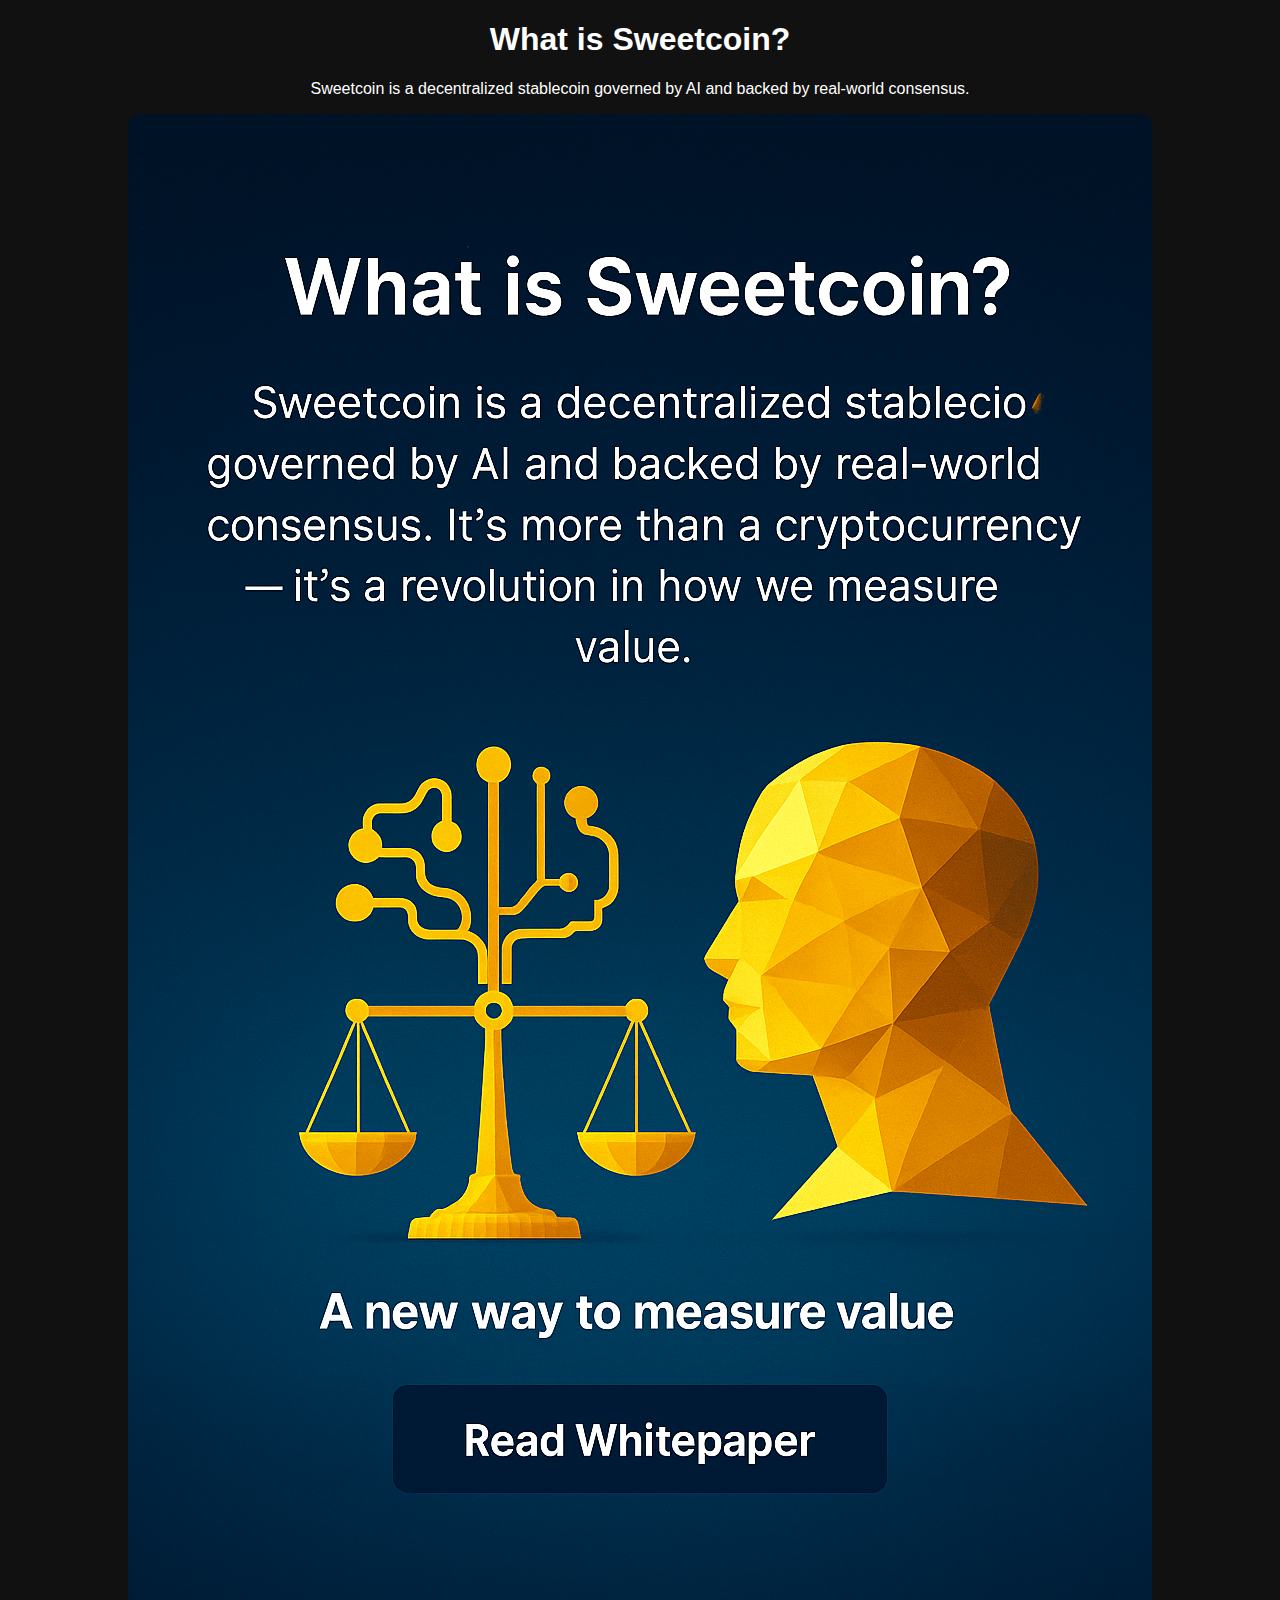
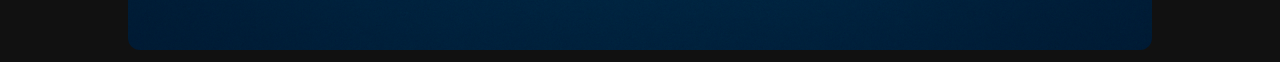
<file: assets/index.html>
<!DOCTYPE html>
<html lang="en">
<head>
  <meta charset="UTF-8">
  <title>Sweetcoin</title>
</head>
<body style="background-color: #111; color: white; font-family: sans-serif; text-align: center;">
  <h1>What is Sweetcoin?</h1>
  <p>Sweetcoin is a decentralized stablecoin governed by AI and backed by real-world consensus.</p>
  <img src="assets/intro-visual.png" alt="Intro Visual" style="max-width: 100%; height: auto; border-radius: 12px;">
</body>
</html>
</file>
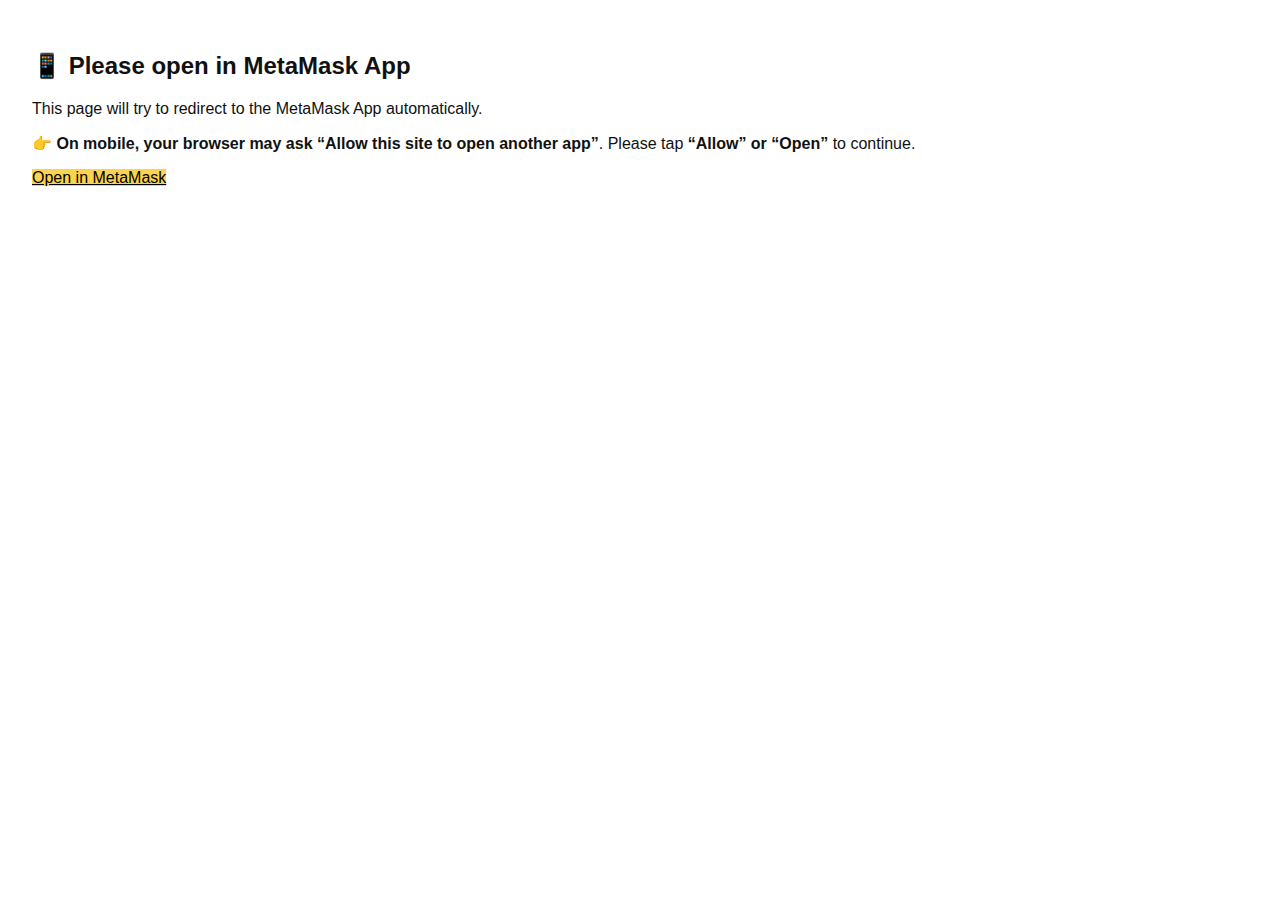
<file: claim-redirect.html>
<!DOCTYPE html>
<html lang="en">
<head>
    <meta charset="UTF-8">
    <title>Redirecting to MetaMask</title>
    <link rel="stylesheet" href="style.css">
    <script>
        window.onload = function () {
            const isMobile = /iphone|android|ipad/i.test(navigator.userAgent);
            const deepLink = "metamask://dapp/sweetcoin-site-fqqn.vercel.app/claim.html";
            if (isMobile) {
                setTimeout(() => {
                    window.location.href = deepLink;
                }, 2000);
            }
        };
    </script>
</head>
<body>
    <main style="padding: 2em;">
        <h2>📱 Please open in MetaMask App</h2>
        <p>This page will try to redirect to the MetaMask App automatically.</p>
        <p>👉 <strong>On mobile, your browser may ask “Allow this site to open another app”</strong>. Please tap <strong>“Allow” or “Open”</strong> to continue.</p>
        <a href="metamask://dapp/sweetcoin-site-fqqn.vercel.app/claim.html" class="yellow-btn">Open in MetaMask</a>
    </main>
</body>
</html>
</file>
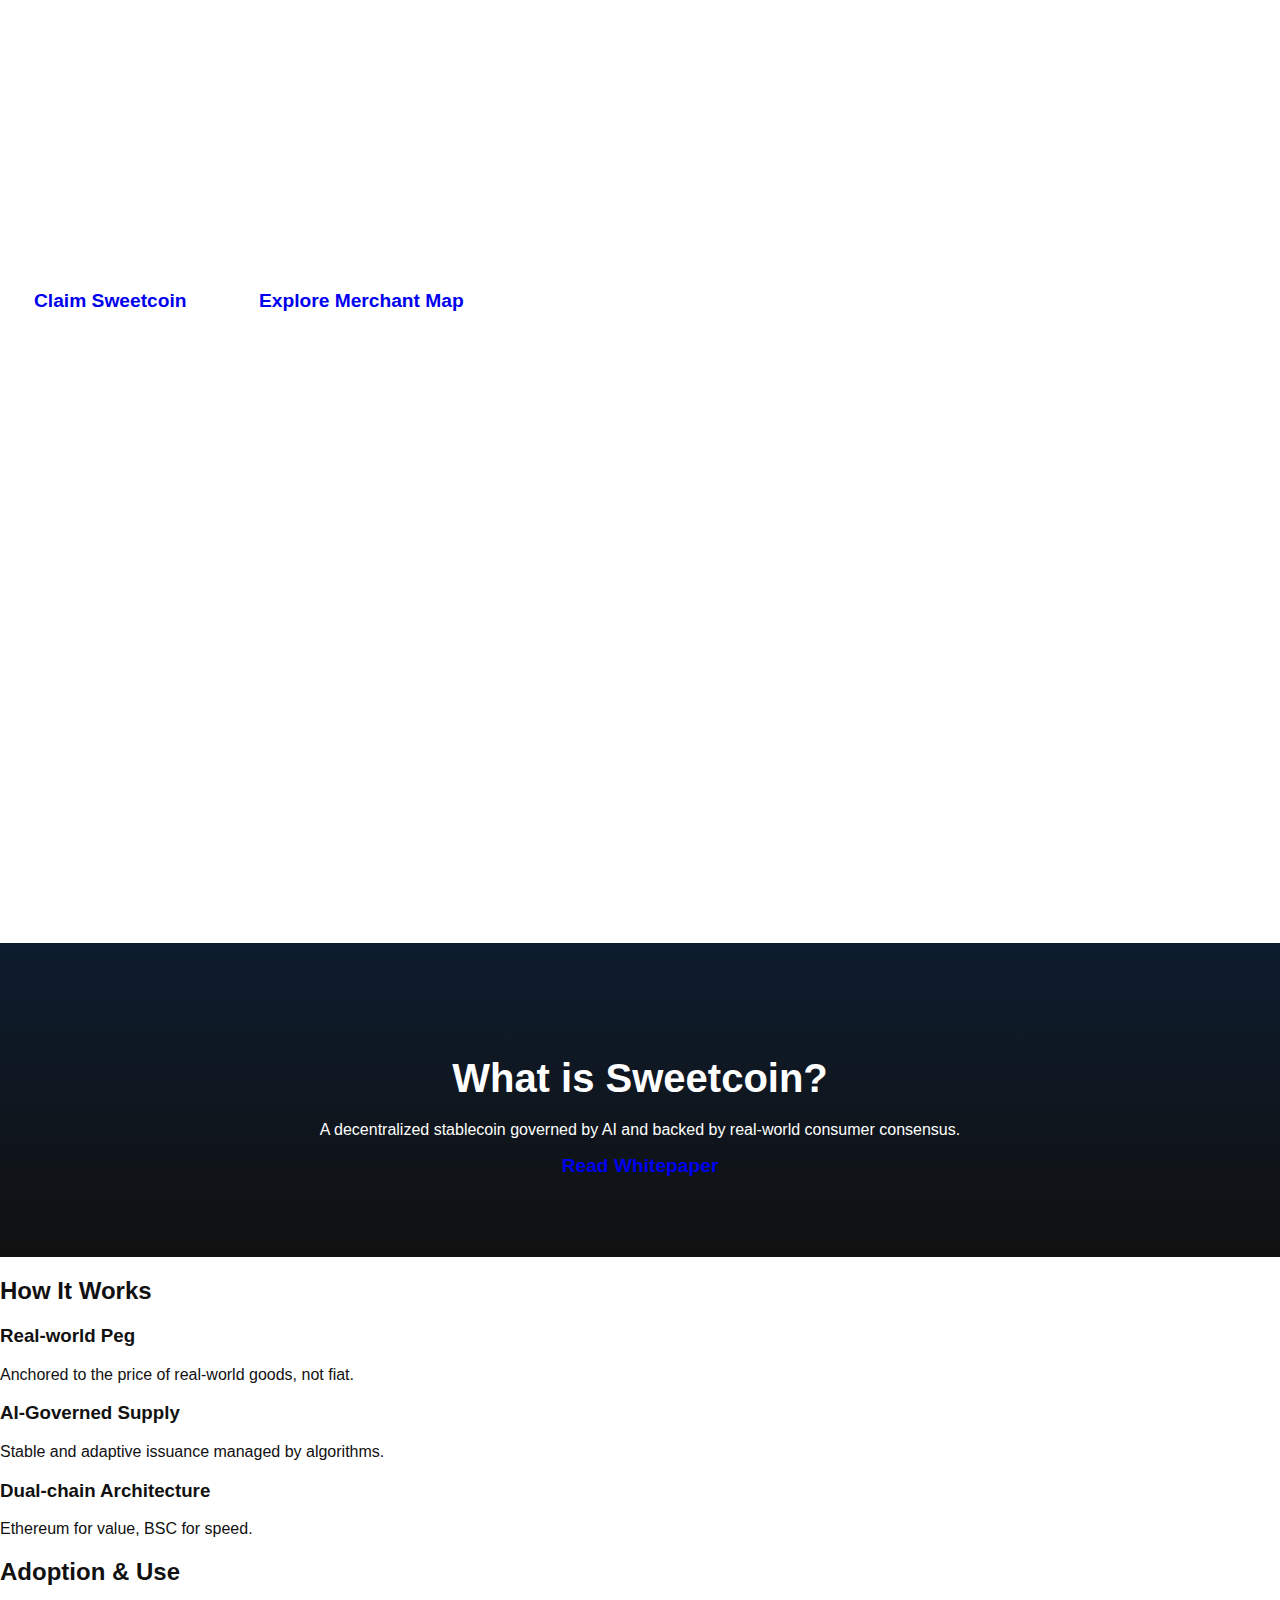
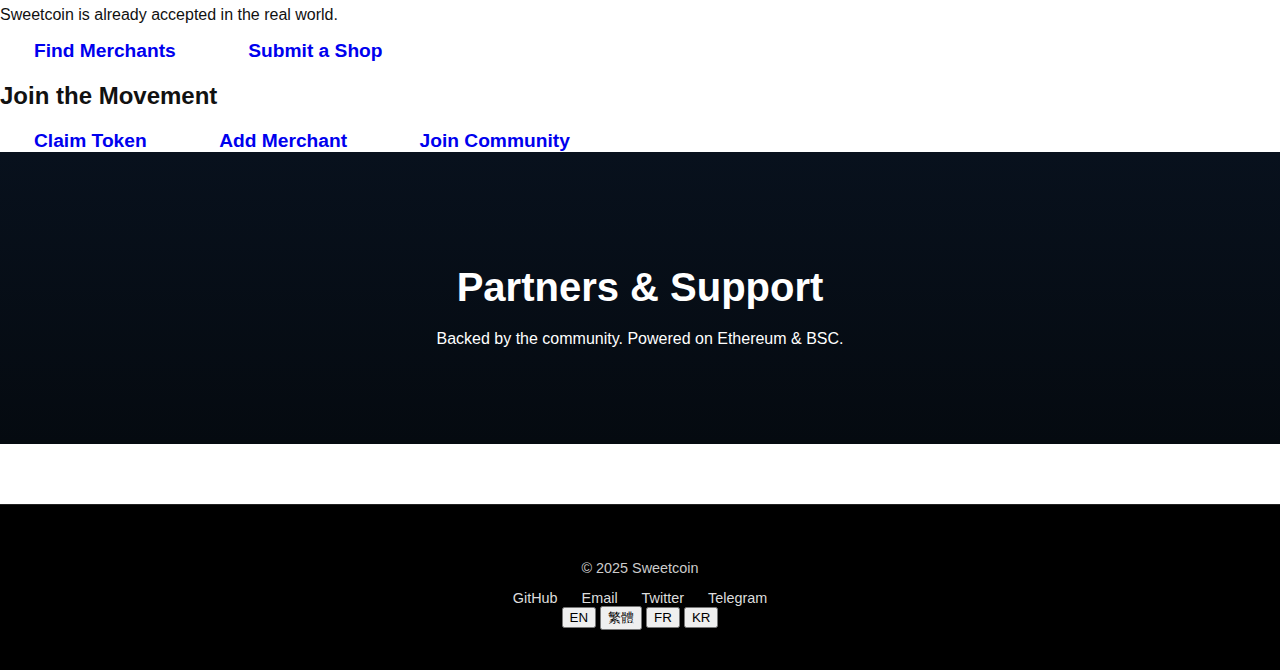
<file: index(1).html>
<!DOCTYPE html>
<html lang="en">
<head>
  <meta charset="UTF-8" />
  <meta name="viewport" content="width=device-width, initial-scale=1.0" />
  <title>Sweetcoin - Decentralized Stablecoin</title>
  <link rel="stylesheet" href="style.css" />
</head>
<body>

  <!-- 1. Hero 区域 -->
  <section id="hero">
    <div class="container">
      <h1>Sweetcoin</h1>
      <p class="tagline">The first decentralized stablecoin<br/>The first real-world crypto<br/>AI Governance</p>
      <div class="buttons">
        <a href="/claim" class="btn">Claim Sweetcoin</a>
        <a href="/map" class="btn secondary">Explore Merchant Map</a>
      </div>
    </div>
  </section>

  <!-- 2. 简介区 -->
  <section id="intro">
    <div class="container">
      <h2>What is Sweetcoin?</h2>
      <p>A decentralized stablecoin governed by AI and backed by real-world consumer consensus.</p>
      <a href="/whitepaper" class="btn">Read Whitepaper</a>
    </div>
  </section>

  <!-- 3. 功能模块概览 -->
  <section id="features">
    <div class="container">
      <h2>How It Works</h2>
      <div class="features-grid">
        <div class="feature-box">
          <h3>Real-world Peg</h3>
          <p>Anchored to the price of real-world goods, not fiat.</p>
        </div>
        <div class="feature-box">
          <h3>AI-Governed Supply</h3>
          <p>Stable and adaptive issuance managed by algorithms.</p>
        </div>
        <div class="feature-box">
          <h3>Dual-chain Architecture</h3>
          <p>Ethereum for value, BSC for speed.</p>
        </div>
      </div>
    </div>
  </section>

  <!-- 4. 商家生态 -->
  <section id="adoption">
    <div class="container">
      <h2>Adoption & Use</h2>
      <p>Sweetcoin is already accepted in the real world.</p>
      <div class="buttons">
        <a href="/map" class="btn">Find Merchants</a>
        <a href="/submit" class="btn secondary">Submit a Shop</a>
      </div>
    </div>
  </section>

  <!-- 5. 参与方式 -->
  <section id="participate">
    <div class="container">
      <h2>Join the Movement</h2>
      <div class="buttons">
        <a href="/claim" class="btn">Claim Token</a>
        <a href="/submit" class="btn">Add Merchant</a>
        <a href="#" class="btn secondary">Join Community</a>
      </div>
    </div>
  </section>

  <!-- 6. 合作伙伴 -->
  <section id="partners">
    <div class="container">
      <h2>Partners & Support</h2>
      <p>Backed by the community. Powered on Ethereum & BSC.</p>
    </div>
  </section>

  <!-- 7. 页脚 -->
  <footer>
    <div class="container">
      <p>© 2025 Sweetcoin</p>
      <div class="footer-links">
        <a href="https://github.com/sweetcoin-ai">GitHub</a>
        <a href="mailto:sweetcoin.offical@gmail.com">Email</a>
        <a href="#">Twitter</a>
        <a href="#">Telegram</a>
      </div>
      <div class="language-switcher">
        <button>EN</button>
        <button>繁體</button>
        <button>FR</button>
        <button>KR</button>
      </div>
    </div>
  </footer>

</body>
</html>
</file>
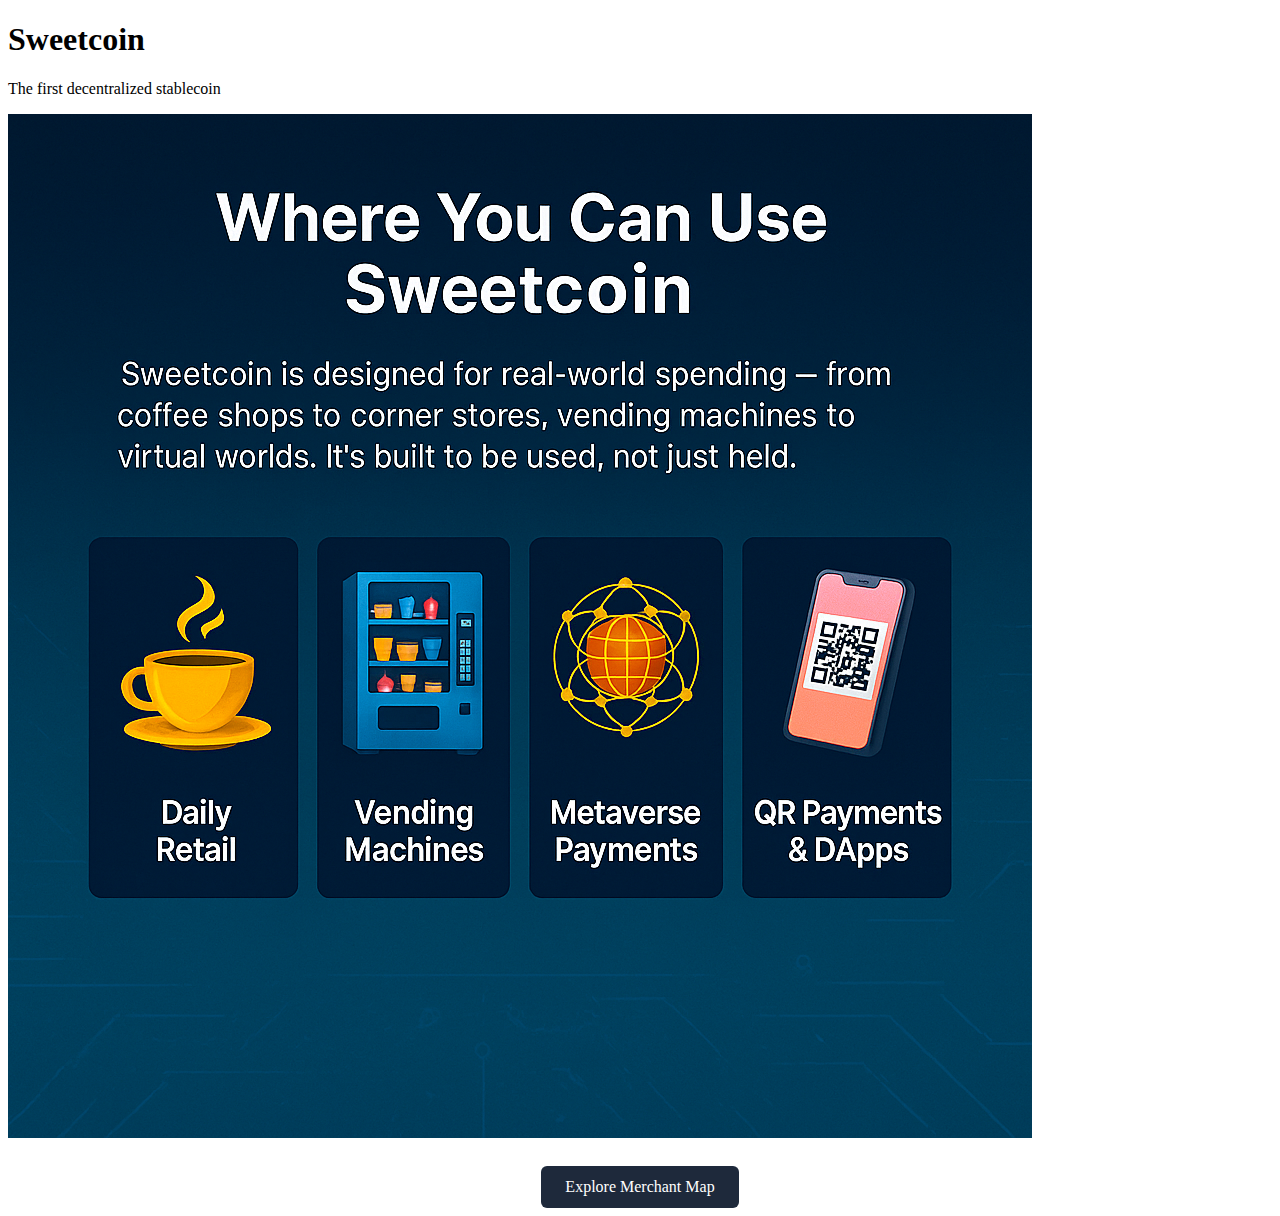
<file: index-with-map-button-at-section4.html>
<!DOCTYPE html>
<html lang="en">
<head>
  <meta charset="UTF-8" />
  <meta name="viewport" content="width=device-width, initial-scale=1.0"/>
  <title>Sweetcoin</title>
  <style>
    .hero-button.dark {
      background-color: #1e293b;
      color: white;
      padding: 0.75rem 1.5rem;
      text-decoration: none;
      border-radius: 6px;
      display: inline-block;
    }
  </style>
</head>
<body>
  <section>
    <h1>Sweetcoin</h1>
    <p>The first decentralized stablecoin</p>
  </section>

  <section>
    <img src="assets/real-use.png" alt="Real Use" />
    <div style="text-align: center; margin-top: 1.5rem;">
      <a href="merchant-map.html" class="hero-button dark">Explore Merchant Map</a>
    </div>
  </section>
</body>
</html>
</file>
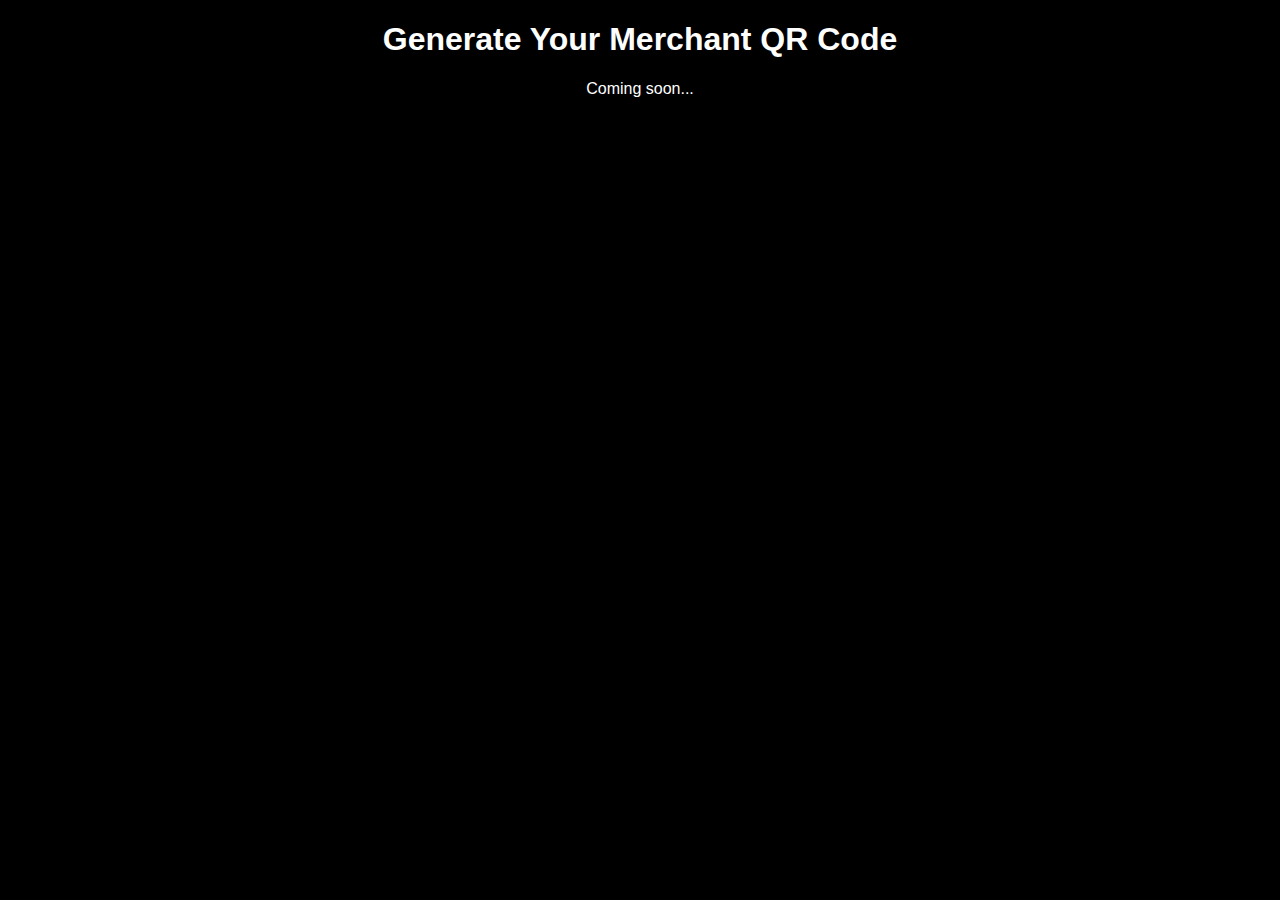
<file: qrcode.html>
<!DOCTYPE html>
<html lang="en">
<head>
    <meta charset="UTF-8">
    <title>Merchant QR Code</title>
    <link rel="stylesheet" href="assets/style.css">
</head>
<body>
    <h1>Generate Your Merchant QR Code</h1>
    <p>Coming soon...</p>
</body>
</html>
</file>
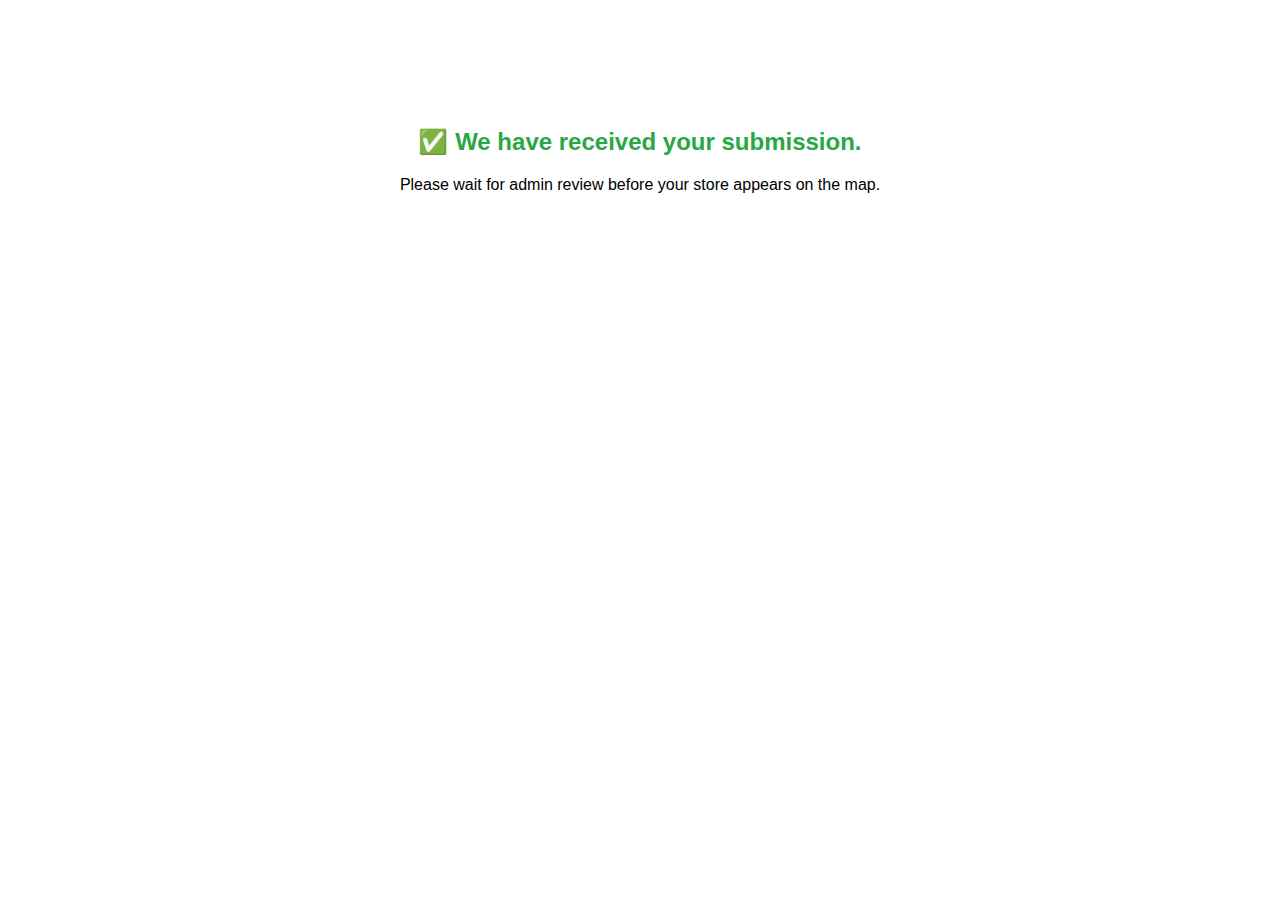
<file: submitted.html>
<!DOCTYPE html>
<html lang="en">
<head>
  <meta charset="UTF-8">
  <title>Submission Received</title>
  <meta name="viewport" content="width=device-width, initial-scale=1.0" />
  <style>
    body { text-align: center; padding: 100px 20px; background: #ffffff; font-family: Arial, sans-serif; }
    h2 { color: #28a745; }
  </style>
</head>
<body>
  <h2>✅ We have received your submission.</h2>
  <p>Please wait for admin review before your store appears on the map.</p>
</body>
</html>
</file>
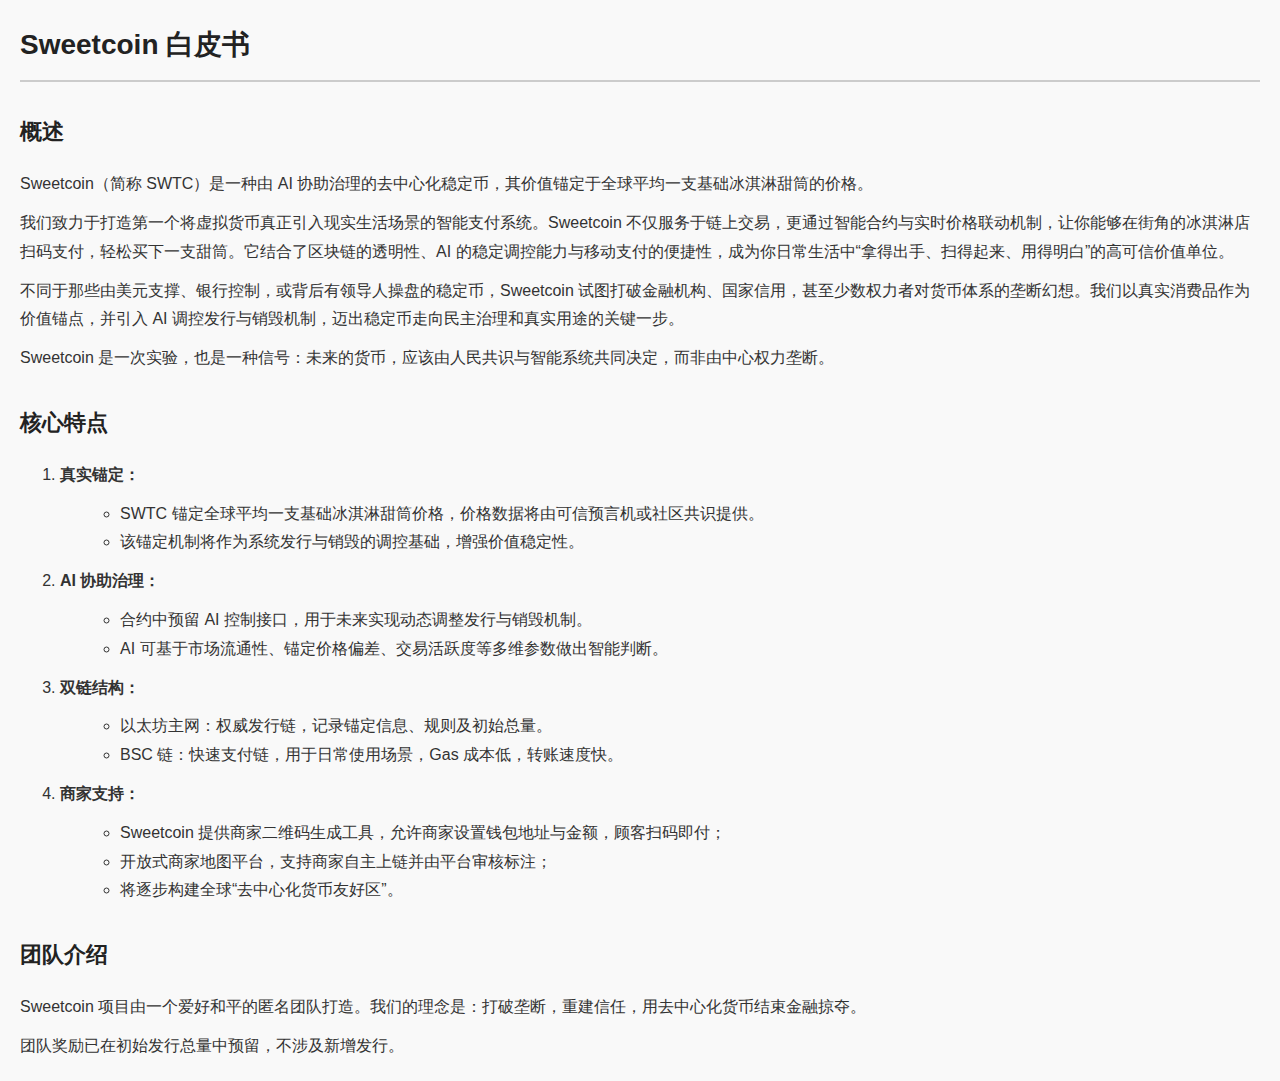
<file: whitepaper.html>
<!DOCTYPE html>
<html lang="zh">
<head>
    <meta charset="UTF-8">
    <title>Sweetcoin 白皮书</title>
    <meta name="viewport" content="width=device-width, initial-scale=1.0">
    <style>
        body { font-family: Arial, sans-serif; line-height: 1.8; margin: 20px; padding: 0; color: #333; background: #f9f9f9; }
        h1, h2, h3 { color: #222; }
        h1 { font-size: 28px; border-bottom: 2px solid #ccc; padding-bottom: 10px; }
        h2 { font-size: 22px; margin-top: 30px; }
        h3 { font-size: 18px; margin-top: 20px; }
        p { margin: 10px 0; }
        ul { margin: 10px 0 10px 20px; }
    </style>
</head>
<body>

<h1>Sweetcoin 白皮书</h1>

<h2>概述</h2>
<p>Sweetcoin（简称 SWTC）是一种由 AI 协助治理的去中心化稳定币，其价值锚定于全球平均一支基础冰淇淋甜筒的价格。</p>
<p>我们致力于打造第一个将虚拟货币真正引入现实生活场景的智能支付系统。Sweetcoin 不仅服务于链上交易，更通过智能合约与实时价格联动机制，让你能够在街角的冰淇淋店扫码支付，轻松买下一支甜筒。它结合了区块链的透明性、AI 的稳定调控能力与移动支付的便捷性，成为你日常生活中“拿得出手、扫得起来、用得明白”的高可信价值单位。</p>
<p>不同于那些由美元支撑、银行控制，或背后有领导人操盘的稳定币，Sweetcoin 试图打破金融机构、国家信用，甚至少数权力者对货币体系的垄断幻想。我们以真实消费品作为价值锚点，并引入 AI 调控发行与销毁机制，迈出稳定币走向民主治理和真实用途的关键一步。</p>
<p>Sweetcoin 是一次实验，也是一种信号：未来的货币，应该由人民共识与智能系统共同决定，而非由中心权力垄断。</p>

<h2>核心特点</h2>
<ol>
    <li>
        <strong>真实锚定：</strong>
        <ul>
            <li>SWTC 锚定全球平均一支基础冰淇淋甜筒价格，价格数据将由可信预言机或社区共识提供。</li>
            <li>该锚定机制将作为系统发行与销毁的调控基础，增强价值稳定性。</li>
        </ul>
    </li>
    <li>
        <strong>AI 协助治理：</strong>
        <ul>
            <li>合约中预留 AI 控制接口，用于未来实现动态调整发行与销毁机制。</li>
            <li>AI 可基于市场流通性、锚定价格偏差、交易活跃度等多维参数做出智能判断。</li>
        </ul>
    </li>
    <li>
        <strong>双链结构：</strong>
        <ul>
            <li>以太坊主网：权威发行链，记录锚定信息、规则及初始总量。</li>
            <li>BSC 链：快速支付链，用于日常使用场景，Gas 成本低，转账速度快。</li>
        </ul>
    </li>
    <li>
        <strong>商家支持：</strong>
        <ul>
            <li>Sweetcoin 提供商家二维码生成工具，允许商家设置钱包地址与金额，顾客扫码即付；</li>
            <li>开放式商家地图平台，支持商家自主上链并由平台审核标注；</li>
            <li>将逐步构建全球“去中心化货币友好区”。</li>
        </ul>
    </li>
</ol>

<h2>团队介绍</h2>
<p>Sweetcoin 项目由一个爱好和平的匿名团队打造。我们的理念是：打破垄断，重建信任，用去中心化货币结束金融掠夺。</p>
<p>团队奖励已在初始发行总量中预留，不涉及新增发行。</p>

</body>
</html>
</file>
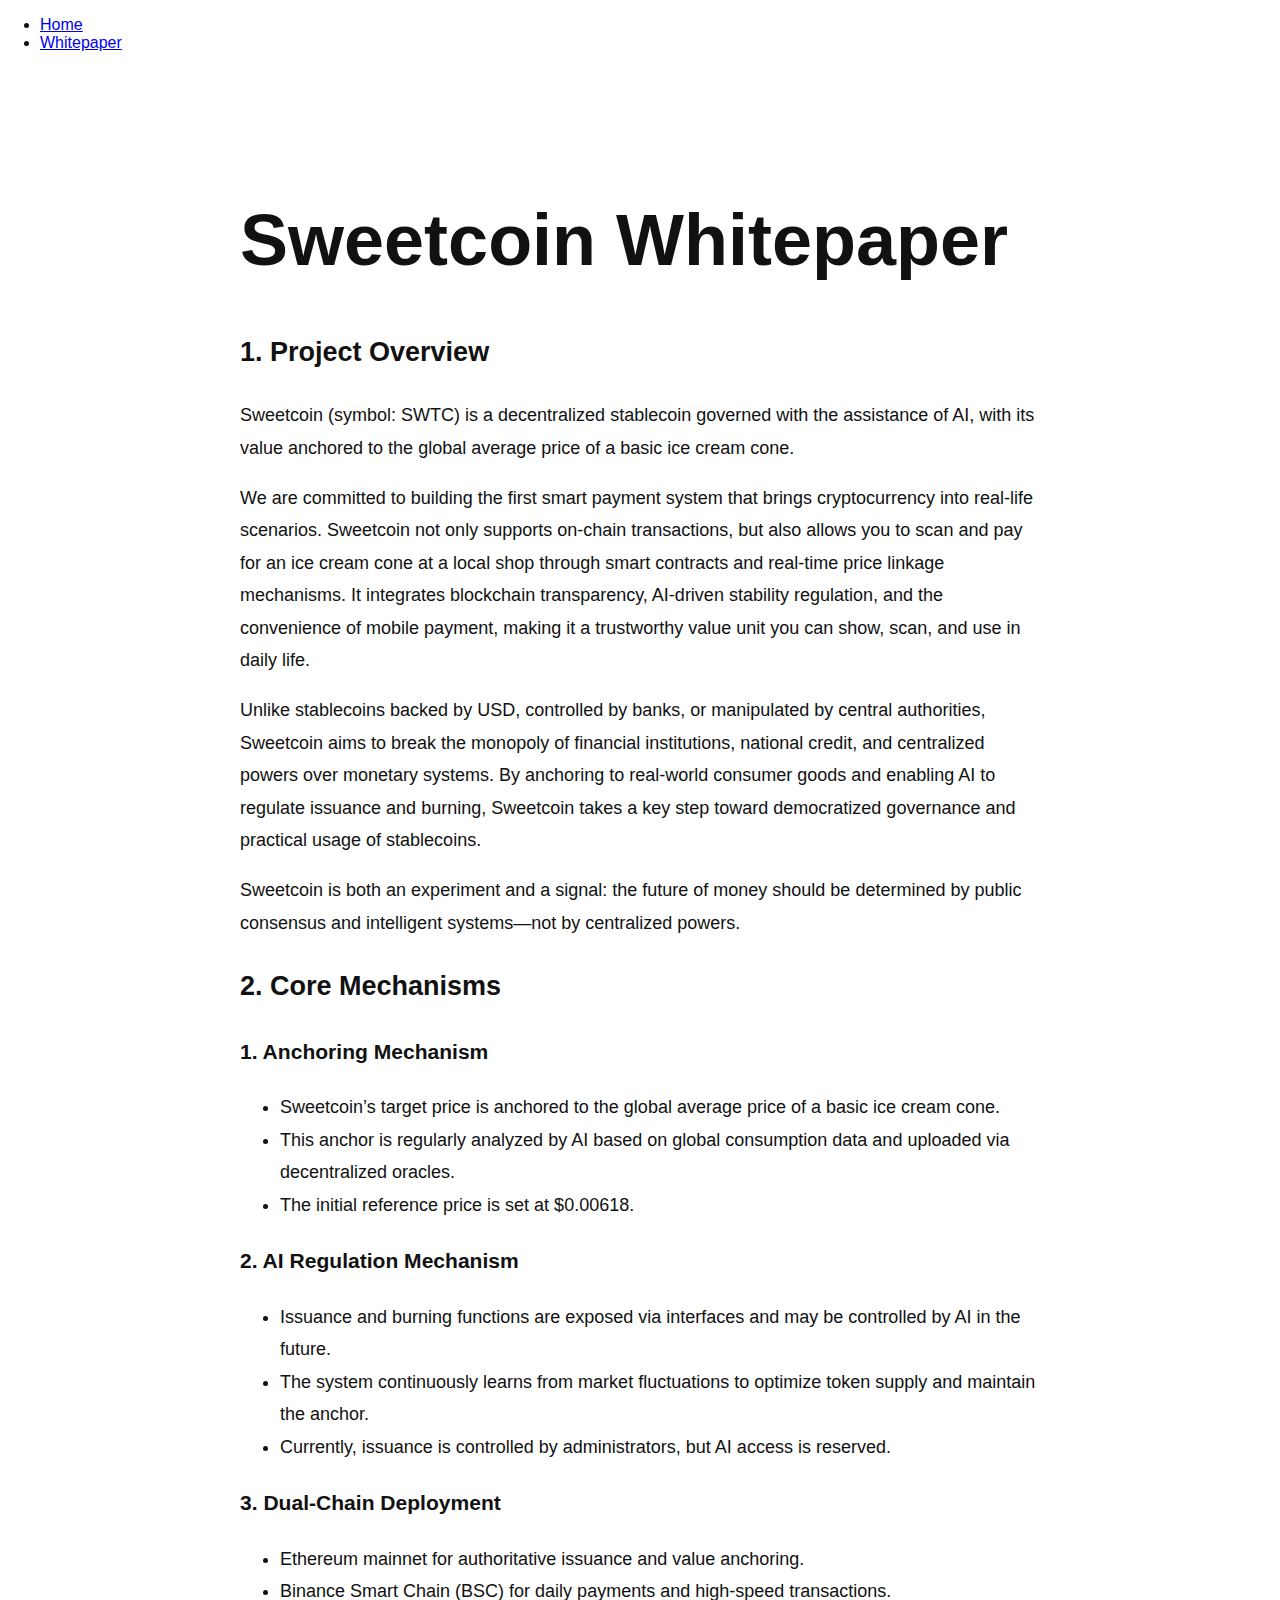
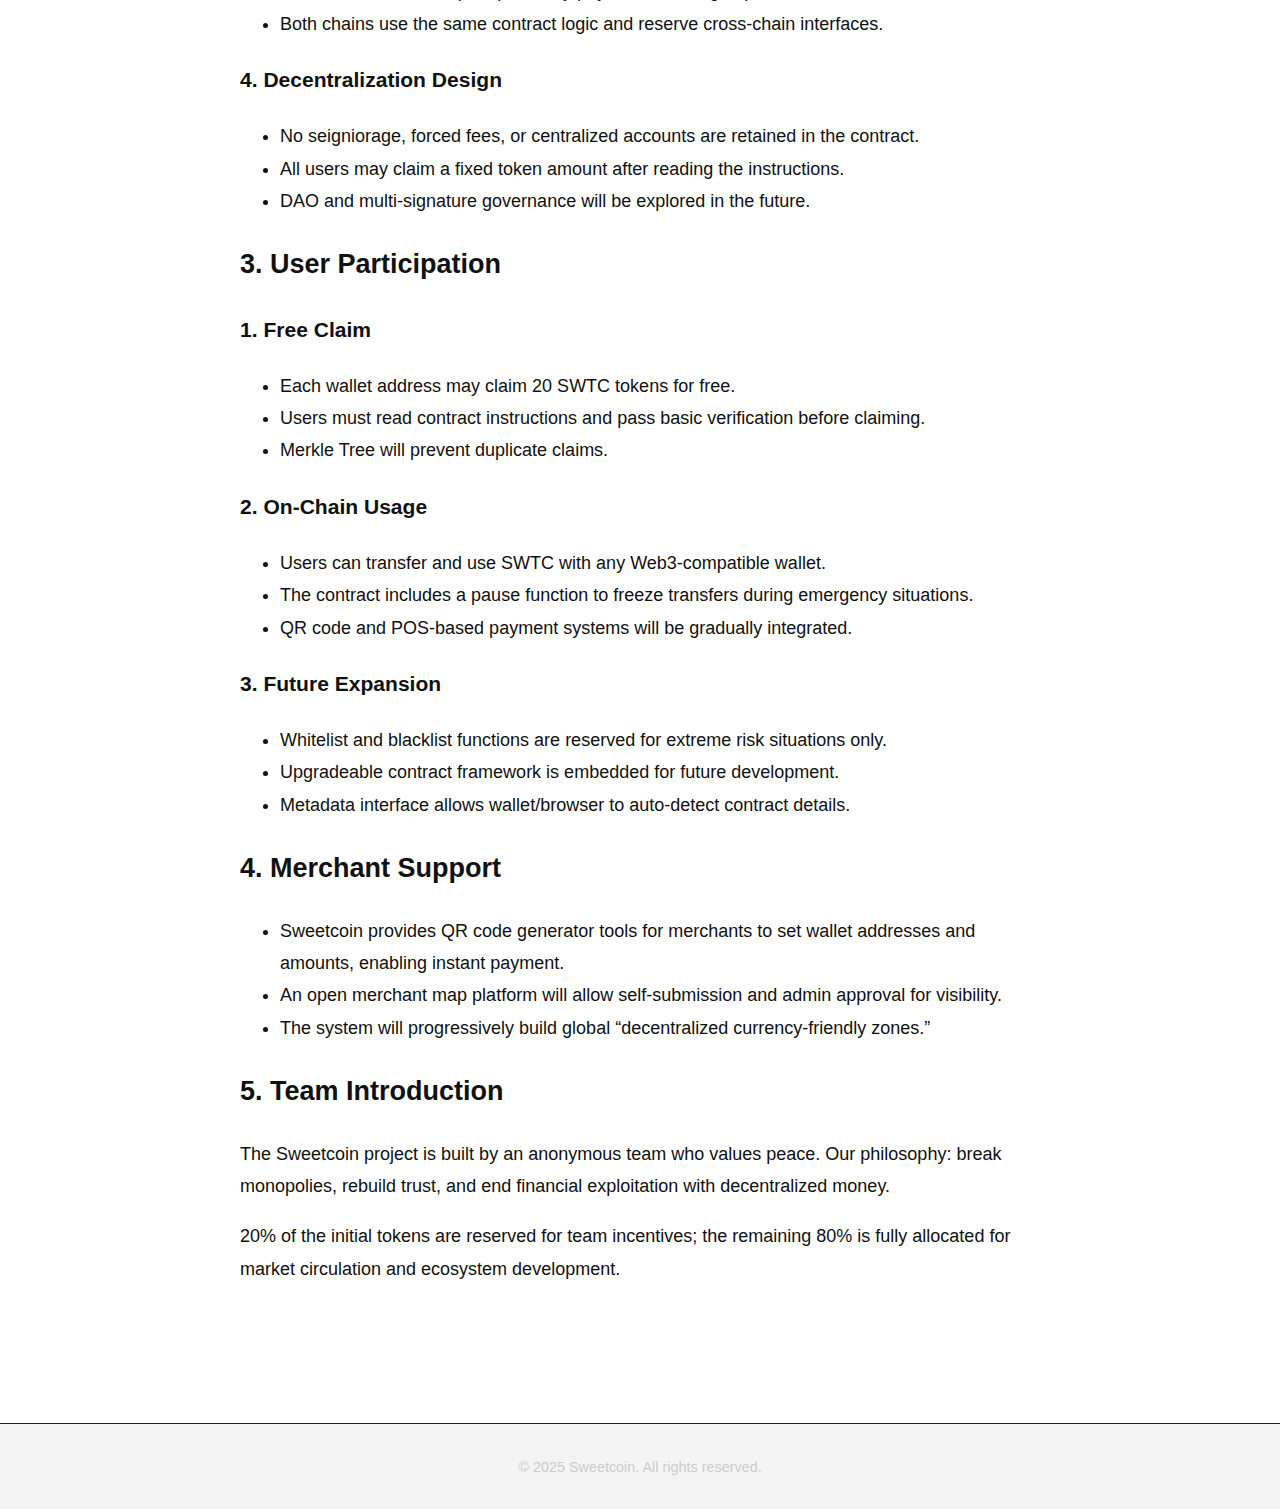
<file: whitepaper_larger.html>
<!DOCTYPE html>
<html lang="en">
<head>
  <meta charset="UTF-8" />
  <meta name="viewport" content="width=device-width, initial-scale=1.0"/>
  <title>Sweetcoin Whitepaper</title>
  <link rel="stylesheet" href="style.css" />
</head>
<body>
<header>
  <nav>
    <ul>
      <li><a href="index.html">Home</a></li>
      <li><a href="whitepaper.html">Whitepaper</a></li>
    </ul>
  </nav>
</header>

<section id="whitepaper" class="container" style="padding: 60px 20px; max-width: 800px; margin: auto; font-size: 18px; line-height: 1.8;" style="padding: 60px 20px; max-width: 800px; margin: auto;">
  <h1>Sweetcoin Whitepaper</h1>

  <h2>1. Project Overview</h2>
  <p>Sweetcoin (symbol: SWTC) is a decentralized stablecoin governed with the assistance of AI, with its value anchored to the global average price of a basic ice cream cone.</p>
  <p>We are committed to building the first smart payment system that brings cryptocurrency into real-life scenarios. Sweetcoin not only supports on-chain transactions, but also allows you to scan and pay for an ice cream cone at a local shop through smart contracts and real-time price linkage mechanisms. It integrates blockchain transparency, AI-driven stability regulation, and the convenience of mobile payment, making it a trustworthy value unit you can show, scan, and use in daily life.</p>
  <p>Unlike stablecoins backed by USD, controlled by banks, or manipulated by central authorities, Sweetcoin aims to break the monopoly of financial institutions, national credit, and centralized powers over monetary systems. By anchoring to real-world consumer goods and enabling AI to regulate issuance and burning, Sweetcoin takes a key step toward democratized governance and practical usage of stablecoins.</p>
  <p>Sweetcoin is both an experiment and a signal: the future of money should be determined by public consensus and intelligent systems—not by centralized powers.</p>

  <h2>2. Core Mechanisms</h2>
  <h3>1. Anchoring Mechanism</h3>
  <ul>
    <li>Sweetcoin’s target price is anchored to the global average price of a basic ice cream cone.</li>
    <li>This anchor is regularly analyzed by AI based on global consumption data and uploaded via decentralized oracles.</li>
    <li>The initial reference price is set at $0.00618.</li>
  </ul>

  <h3>2. AI Regulation Mechanism</h3>
  <ul>
    <li>Issuance and burning functions are exposed via interfaces and may be controlled by AI in the future.</li>
    <li>The system continuously learns from market fluctuations to optimize token supply and maintain the anchor.</li>
    <li>Currently, issuance is controlled by administrators, but AI access is reserved.</li>
  </ul>

  <h3>3. Dual-Chain Deployment</h3>
  <ul>
    <li>Ethereum mainnet for authoritative issuance and value anchoring.</li>
    <li>Binance Smart Chain (BSC) for daily payments and high-speed transactions.</li>
    <li>Both chains use the same contract logic and reserve cross-chain interfaces.</li>
  </ul>

  <h3>4. Decentralization Design</h3>
  <ul>
    <li>No seigniorage, forced fees, or centralized accounts are retained in the contract.</li>
    <li>All users may claim a fixed token amount after reading the instructions.</li>
    <li>DAO and multi-signature governance will be explored in the future.</li>
  </ul>

  <h2>3. User Participation</h2>
  <h3>1. Free Claim</h3>
  <ul>
    <li>Each wallet address may claim 20 SWTC tokens for free.</li>
    <li>Users must read contract instructions and pass basic verification before claiming.</li>
    <li>Merkle Tree will prevent duplicate claims.</li>
  </ul>

  <h3>2. On-Chain Usage</h3>
  <ul>
    <li>Users can transfer and use SWTC with any Web3-compatible wallet.</li>
    <li>The contract includes a pause function to freeze transfers during emergency situations.</li>
    <li>QR code and POS-based payment systems will be gradually integrated.</li>
  </ul>

  <h3>3. Future Expansion</h3>
  <ul>
    <li>Whitelist and blacklist functions are reserved for extreme risk situations only.</li>
    <li>Upgradeable contract framework is embedded for future development.</li>
    <li>Metadata interface allows wallet/browser to auto-detect contract details.</li>
  </ul>

  <h2>4. Merchant Support</h2>
  <ul>
    <li>Sweetcoin provides QR code generator tools for merchants to set wallet addresses and amounts, enabling instant payment.</li>
    <li>An open merchant map platform will allow self-submission and admin approval for visibility.</li>
    <li>The system will progressively build global “decentralized currency-friendly zones.”</li>
  </ul>

  <h2>5. Team Introduction</h2>
  <p>The Sweetcoin project is built by an anonymous team who values peace. Our philosophy: break monopolies, rebuild trust, and end financial exploitation with decentralized money.</p>
  <p>20% of the initial tokens are reserved for team incentives; the remaining 80% is fully allocated for market circulation and ecosystem development.</p>
</section>

<footer style="margin-top: 60px; padding: 20px; background: #f4f4f4; text-align: center;">
  <p>&copy; 2025 Sweetcoin. All rights reserved.</p>
</footer>
</body>
</html>
</file>
<file: style.css>
body {
  margin: 0;
  font-family: 'Arial', sans-serif;
  background-color: #fff;
  color: #111;
}

#hero {
  background-image: url("assets/hero-bg.png");
  background-size: cover;
  background-position: center;
  height: 100vh;
  color: white;
  position: relative;
}

.hero-overlay {
  background: rgba(0, 0, 0, 0.4);
  height: 100%;
  display: flex;
  justify-content: center;
  align-items: center;
  flex-direction: column;
  text-align: center;
  animation: fadeIn 1.5s ease-in;
}

@keyframes fadeIn {
  from { opacity: 0; transform: translateY(20px); }
  to { opacity: 1; transform: translateY(0); }
}

.btn {
  font-size: 1.2em;
  padding: 12px 24px;
  margin: 10px;
  border-radius: 6px;
  text-decoration: none;
  font-weight: bold;
}

.btn.gold {
  background-color: #ffcc33;
  color: #111;
}

.btn.navy {
  background-color: #223355;
  color: white;
}

.tagline {
  font-size: 2em;
  margin-bottom: 30px;
}

.container h1 {
  font-size: 4em;
  margin-bottom: 15px;
}


/* 第二区样式 */
#intro {
  padding: 80px 20px;
  text-align: center;
  background: linear-gradient(to bottom, #0d1c2e, #111);
  color: white;
}

#intro .container {
  max-width: 800px;
  margin: 0 auto;
}

#intro h2 {
  font-size: 2.5em;
  margin-bottom: 20px;
}

#intro .description {
  font-size: 1.2em;
  line-height: 1.6;
  margin-bottom: 30px;
}

#intro .illustration {
  width: 100%;
  max-width: 500px;
  margin: 30px auto;
  display: block;
  border-radius: 12px;
}


/* 第三区样式 */
#how-it-works {
  padding: 80px 20px;
  background: linear-gradient(to bottom, #0e1a2f, #080e18);
  color: white;
  text-align: center;
}

#how-it-works .container {
  max-width: 960px;
  margin: 0 auto;
}

#how-it-works h2 {
  font-size: 2.5em;
  margin-bottom: 20px;
}

#how-it-works .description {
  font-size: 1.2em;
  line-height: 1.6;
  margin-bottom: 40px;
}

#how-it-works .illustration {
  width: 100%;
  max-width: 800px;
  margin: 0 auto;
  display: block;
  border-radius: 12px;
}


/* 第四区样式 */
#real-use {
  padding: 80px 20px;
  background: linear-gradient(to bottom, #0a1728, #060d14);
  color: white;
  text-align: center;
}

#real-use .container {
  max-width: 960px;
  margin: 0 auto;
}

#real-use h2 {
  font-size: 2.5em;
  margin-bottom: 20px;
}

#real-use .description {
  font-size: 1.2em;
  line-height: 1.6;
  margin-bottom: 40px;
}

#real-use .illustration {
  width: 100%;
  max-width: 800px;
  margin: 0 auto;
  display: block;
  border-radius: 12px;
}


/* 第五区样式 */
#join-movement {
  padding: 80px 20px;
  background: linear-gradient(to bottom, #0b1629, #070d15);
  color: white;
  text-align: center;
}

#join-movement .container {
  max-width: 960px;
  margin: 0 auto;
}

#join-movement h2 {
  font-size: 2.5em;
  margin-bottom: 20px;
}

#join-movement .description {
  font-size: 1.2em;
  line-height: 1.6;
  margin-bottom: 40px;
}

#join-movement .illustration {
  width: 100%;
  max-width: 800px;
  margin: 0 auto;
  display: block;
  border-radius: 12px;
}


/* 第六区样式 */
#partners {
  padding: 80px 20px;
  background: linear-gradient(to bottom, #08111d, #050a10);
  color: white;
  text-align: center;
}

#partners .container {
  max-width: 960px;
  margin: 0 auto;
}

#partners h2 {
  font-size: 2.5em;
  margin-bottom: 20px;
}

#partners .description {
  font-size: 1.2em;
  line-height: 1.6;
  margin-bottom: 40px;
}

#partners .illustration {
  width: 100%;
  max-width: 800px;
  margin: 0 auto;
  display: block;
  border-radius: 12px;
}


/* 第七区：Footer 样式 */
footer {
  background: #000;
  padding: 40px 20px;
  color: #ccc;
  text-align: center;
  font-size: 0.9em;
  margin-top: 60px;
  border-top: 1px solid #222;
}

footer a {
  color: #ddd;
  text-decoration: none;
  margin: 0 10px;
}

footer a:hover {
  text-decoration: underline;
}

/* ----------- Responsive: Mobile (max width: 768px) ----------- */
@media (max-width: 768px) {

  .hero-buttons {
    display: flex;
    flex-direction: column;
    align-items: center;
    gap: 12px;
  }

  .hero-buttons .btn {
    width: auto;
    min-width: 200px;
    max-width: 90%;
    text-align: center;
    white-space: nowrap;
  }


  .hero-buttons {
    display: flex;
    flex-direction: column;
    align-items: center;
    gap: 12px;
  }

  .hero-buttons .btn {
    width: 90%;
    text-align: center;
  }

  .container {
    padding: 0 16px;
  }

  .hero-overlay h1 {
    font-size: 2em;
  }

  .tagline {
    font-size: 1.2em;
    line-height: 1.4;
  }

  .btn {
    font-size: 1em;
    padding: 10px 20px;
  }

  img {
    max-width: 100%;
    height: auto;
    display: block;
  }

  section {
    padding: 40px 0;
  }
}




.hero-buttons {
  display: flex;
  flex-direction: column;
  align-items: center;
  gap: 14px;
  margin-top: 20px;
}

.hero-buttons .btn {
  min-width: 220px;
  width: 80%;
  max-width: 320px;
  padding: 14px 24px;
  font-size: 1rem;
  text-align: center;
  font-weight: bold;
  border: none;
  border-radius: 8px;
}

.yellow-btn {
  background-color: #fcd34d;
  color: #000;
}

.dark-btn {
  background-color: #1f2937;
  color: #fff;
}
</file>
<file: assets/style.css>
body {
    margin: 0;
    font-family: 'Segoe UI', Tahoma, Geneva, Verdana, sans-serif;
    background-color: #000;
    color: #fff;
    text-align: center;
}
.hero {
    background: url('hero-bg.jpg') no-repeat center center;
    background-size: cover;
    padding: 100px 20px;
}
.logo {
    width: 100px;
    margin-bottom: 20px;
}
.button-group {
    margin-top: 30px;
}
.button {
    display: inline-block;
    padding: 12px 24px;
    margin: 0 10px;
    text-decoration: none;
    font-weight: bold;
    border-radius: 5px;
}
.button.red {
    background-color: #d33;
    color: white;
}
.button.dark {
    background-color: #223;
    color: white;
}
</file>
